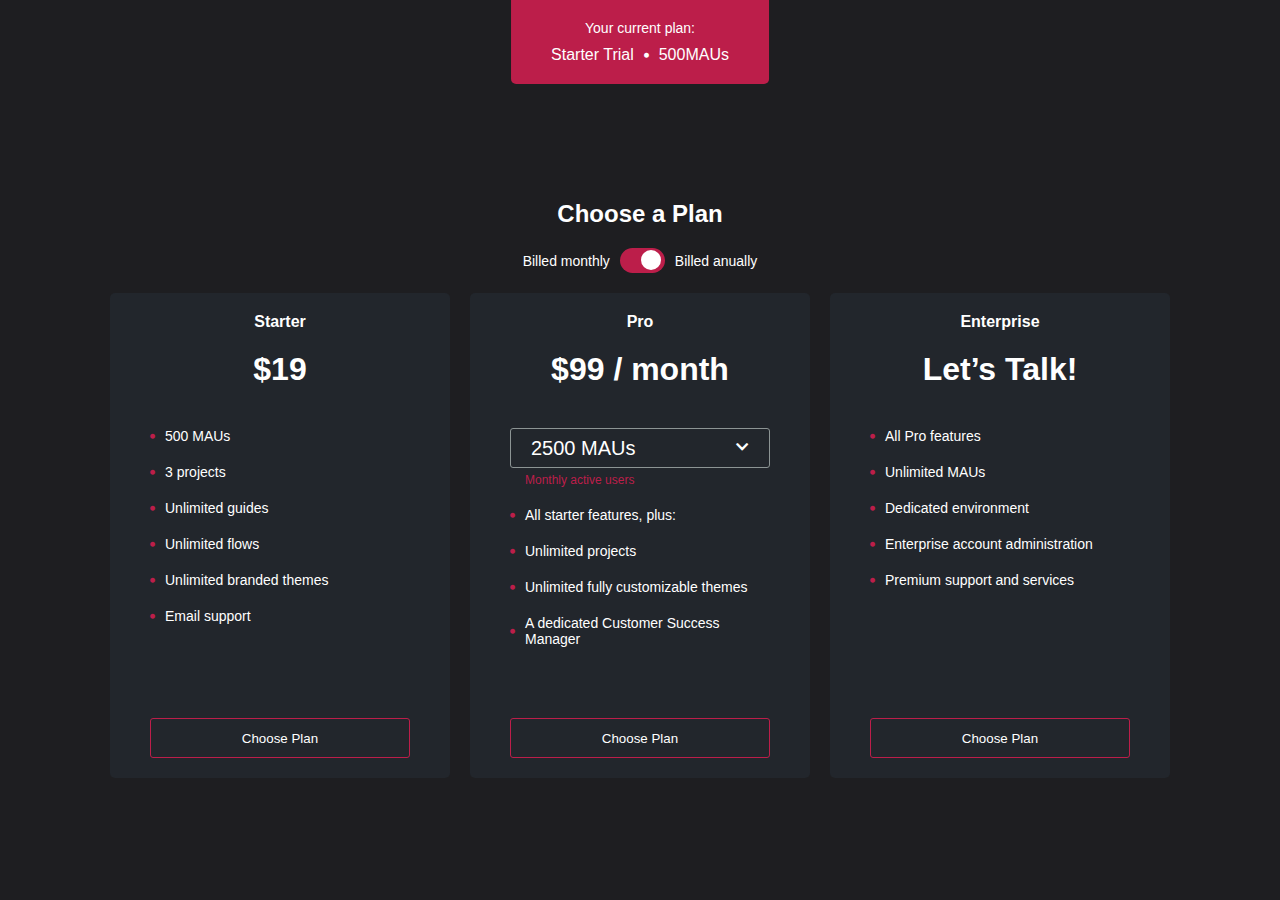
<file: Pricing Page/index.html>
<!DOCTYPE html>
<html lang="en">
<head>
    <meta charset="UTF-8">
    <meta name="viewport" content="width=device-width, initial-scale=1.0">
    <title>Pricing Page</title>

    <!-- Style -->
    <link rel="stylesheet" href="style.css">

    <!-- Font Awesome -->
    <link rel="stylesheet" href="https://cdnjs.cloudflare.com/ajax/libs/font-awesome/5.13.1/css/all.min.css">
</head>
<body>
    <div class="current-plan">
        <div class="text">
            <p>Your current plan:</p>
            <h4>Starter Trial <i class="fas fa-circle"></i> 500MAUs</h4>
        </div>
    </div>
    <div class="choose-plan">
        <h2 class="heading">Choose a Plan</h2>
        <div class="choose-bill">
            <p>Billed monthly</p>
            <div class="switch">
                <input type="checkbox" checked>
                <span class="slider"></span>
            </div>
            <p>Billed anually</p>
        </div>
        <div class="plan-boxes">
            <div class="plan-box">
                <h4 class="type">Starter</h4>
                <h1 class="price">$19</h1>
                <ul>
                    <li><i class="fas fa-circle"></i> 500 MAUs</li>
                    <li><i class="fas fa-circle"></i> 3 projects</li>
                    <li><i class="fas fa-circle"></i> Unlimited guides</li>
                    <li><i class="fas fa-circle"></i> Unlimited flows</li>
                    <li><i class="fas fa-circle"></i> Unlimited branded themes</li>
                    <li><i class="fas fa-circle"></i> Email support</li>
                </ul>
                <button type="button" class="btn-choose">Choose Plan</button>
            </div>
            <div class="plan-box">
                <h4 class="type">Pro</h4>
                <h1 class="price">$99 / month</h1>
                <ul>
                    <li class="select-price">
                        <select>
                            <option value="">2500 MAUs</option>
                        </select>
                        <i class="fas fa-chevron-down"></i>
                        <p>Monthly active users</p>
                    </li>
                    <li><i class="fas fa-circle"></i> All starter features, plus:</li>
                    <li><i class="fas fa-circle"></i> Unlimited projects</li>
                    <li><i class="fas fa-circle"></i> Unlimited fully customizable themes</li>
                    <li><i class="fas fa-circle"></i> A dedicated Customer Success Manager</li>
                </ul>
                <button type="button" class="btn-choose">Choose Plan</button>
            </div>
            <div class="plan-box">
                <h4 class="type">Enterprise</h4>
                <h1 class="price">Let’s Talk!</h1>
                <ul>
                    <li><i class="fas fa-circle"></i> All Pro features</li>
                    <li><i class="fas fa-circle"></i> Unlimited MAUs</li>
                    <li><i class="fas fa-circle"></i> Dedicated environment</li>
                    <li><i class="fas fa-circle"></i> Enterprise account administration</li>
                    <li><i class="fas fa-circle"></i> Premium support and services</li>
                </ul>
                <button type="button" class="btn-choose">Choose Plan</button>
            </div>
        </div>
    </div>   
</body>
</html>
</file>
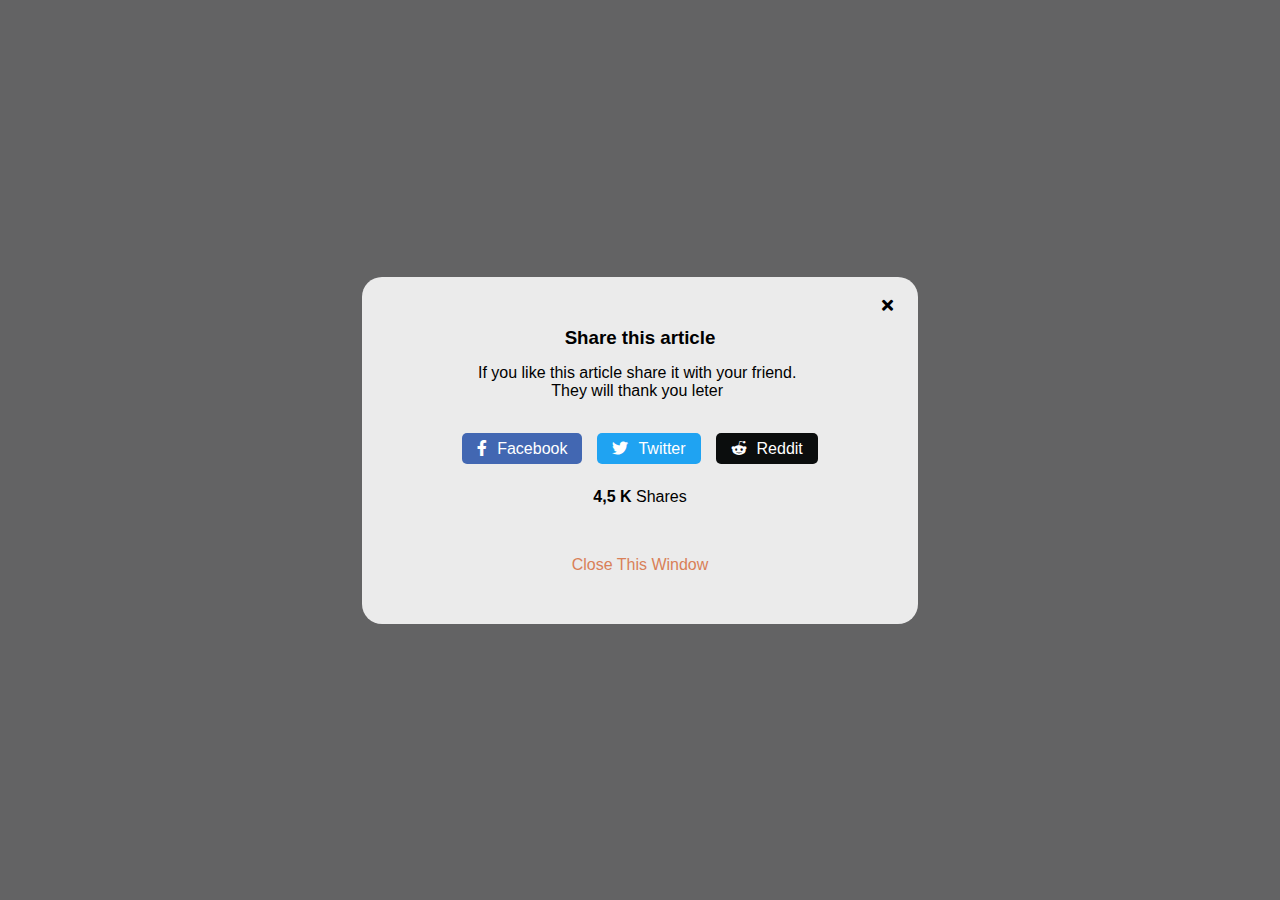
<file: Share Modal/index.html>
<!DOCTYPE html>
<html lang="en">
<head>
    <meta charset="UTF-8">
    <meta name="viewport" content="width=device-width, initial-scale=1.0">
    <title>Share Modal</title>

    <!-- CSS -->
    <link rel="stylesheet" href="style.css">

    <!-- Font Awesome -->
    <link rel="stylesheet" href="https://cdnjs.cloudflare.com/ajax/libs/font-awesome/5.13.1/css/all.min.css">
</head>
<body>

    <div class="card">
        <i class="fas fa-times"></i>
        <div class="card-body">
            <div class="text">
                <h3 class="heading-text">Share this article</h3>
                <p class="text-content">If you like this article share it with your friend. They will thank you leter</p>
            </div>
            <div class="social-media">
                <ul>
                    <li><a href="" class="facebook"><i class="fab fa-facebook-f"></i>Facebook</a></li>
                    <li><a href="" class="twitter"><i class="fab fa-twitter"></i>Twitter</a></li>
                    <li><a href="" class="reddit"><i class="fab fa-reddit-alien"></i>Reddit</a></li>
                </ul>
            </div>
            <div class="share-count">
                <p class="share-number"><span>4,5 K</span> Shares</p>
            </div>

            <div class="lose">
                <p>Close This Window</p>
            </div>
        </div>
    </div>
    
</body>
</html>
</file>
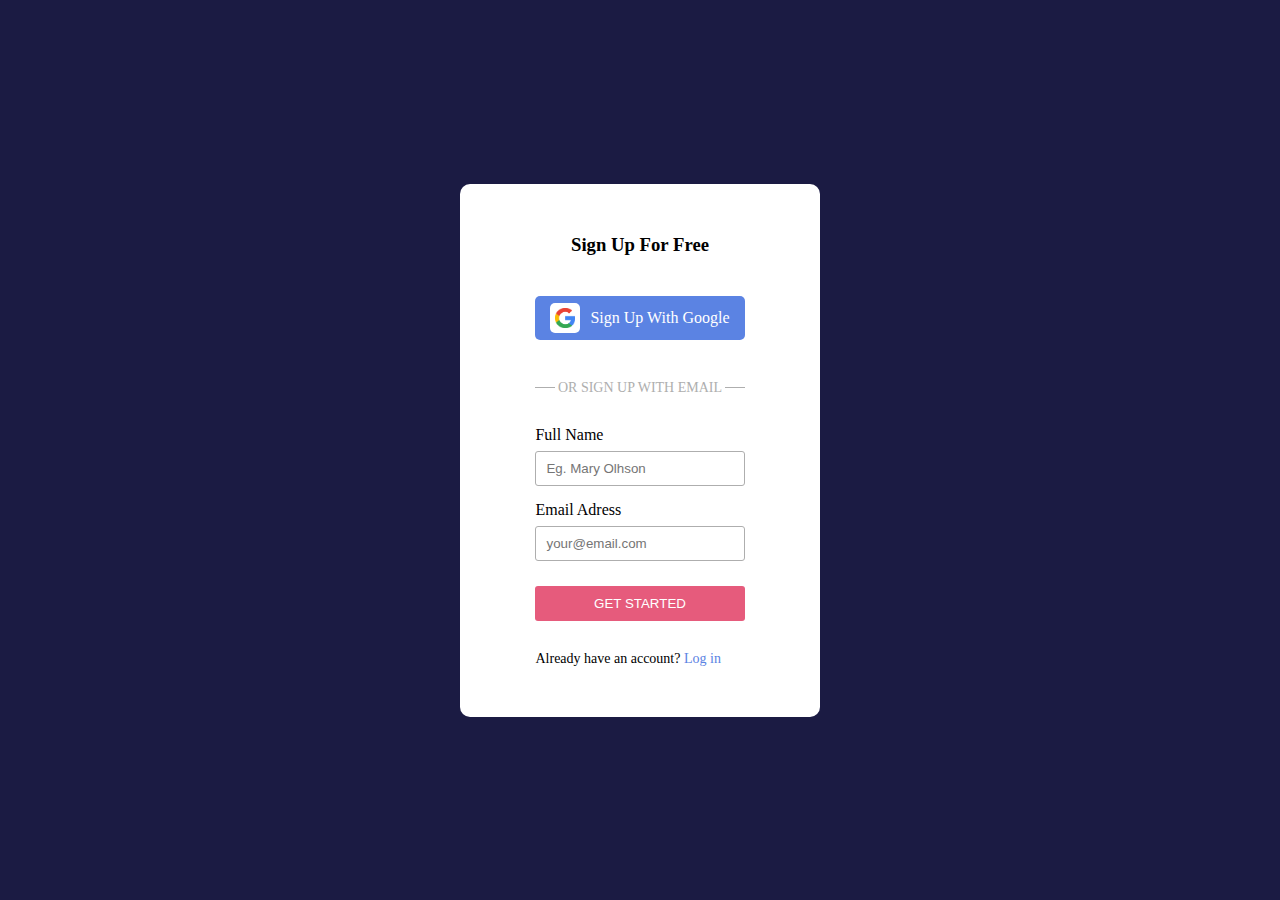
<file: Sign Up/index.html>
<!DOCTYPE html>
<html lang="en">
<head>
    <meta charset="UTF-8">
    <meta name="viewport" content="width=device-width, initial-scale=1.0">
    <title>Sign Up</title>

    <!-- style -->
    <link rel="stylesheet" href="style.css">
</head>
<body>
    <div class="signup-card">
        <div class="signup-content">
            <h3>Sign Up For Free</h3>
            <div class="social-sign-up">
                <ul>
                    <li><a href=""><img src="google.png"> Sign Up With Google</a></li>
                </ul>
            </div>
            <div class="email-signup">
                <div class="text-notif">
                    <div class="line1"></div>
                    <p>OR SIGN UP WITH EMAIL</p>
                    <div class="line2"></div>
                </div>
            </div>
            <form action="">
                <label for="name">Full Name</label>
                <input type="text" id="name" placeholder="Eg. Mary Olhson">
                <label for="email">Email Adress</label>
                <input type="email" id="email" placeholder="your@email.com">
                <button type="button" class="btn-submit">GET STARTED</button>
            </form>

            <div class="ancor-link">
                <p>Already have an account? <a href="#">Log in</a></p>
            </div>
        </div>
    </div>
</body>
</html>
</file>
<file: Pricing Page/style.css>
* {
  padding: 0;
  margin: 0;
  -webkit-box-sizing: border-box;
          box-sizing: border-box;
}

body {
  background-color: #1E1E21;
  font-family: 'Franklin Gothic Medium', 'Arial Narrow', Arial, sans-serif;
}

.current-plan {
  position: absolute;
  top: 0;
  left: 50%;
  -webkit-transform: translate(-50%, 0);
          transform: translate(-50%, 0);
  text-align: center;
  background-color: #BC1E4A;
  width: -webkit-fit-content;
  width: -moz-fit-content;
  width: fit-content;
  padding: 20px 40px;
  border-radius: 0 0 5px 5px;
}

.current-plan .text {
  color: #ffffff;
}

.current-plan .text p {
  font-size: 14px;
  font-weight: 100;
  margin-bottom: 10px;
}

.current-plan .text h4 {
  font-weight: 400;
  display: -webkit-box;
  display: -ms-flexbox;
  display: flex;
  -webkit-box-align: center;
      -ms-flex-align: center;
          align-items: center;
}

.current-plan .text h4 i {
  font-size: 5px;
  margin: 0 10px;
}

.choose-plan {
  position: absolute;
  top: 200px;
  left: 50%;
  -webkit-transform: translate(-50%, 0);
          transform: translate(-50%, 0);
  color: #ffffff;
}

.choose-plan h2 {
  text-align: center;
  margin-bottom: 20px;
}

.choose-plan .choose-bill {
  display: -webkit-box;
  display: -ms-flexbox;
  display: flex;
  -webkit-box-align: center;
      -ms-flex-align: center;
          align-items: center;
  -webkit-box-pack: center;
      -ms-flex-pack: center;
          justify-content: center;
  -webkit-column-gap: 10px;
          column-gap: 10px;
  font-size: 14px;
  font-weight: 100;
}

.choose-plan .choose-bill .switch {
  position: relative;
  display: inline-block;
  width: 45px;
  height: 25px;
}

.choose-plan .choose-bill .switch input {
  position: relative;
  display: block;
  opacity: 0;
  width: 45px;
  height: 25px;
  z-index: 10;
  cursor: pointer;
}

.choose-plan .choose-bill .switch input:focus + .slider {
  -webkit-box-shadow: 0 0 1px #2196F3;
          box-shadow: 0 0 1px #2196F3;
}

.choose-plan .choose-bill .switch input:checked + .slider:before {
  -webkit-transform: translateX(18px);
          transform: translateX(18px);
}

.choose-plan .choose-bill .switch .slider {
  position: absolute;
  cursor: pointer;
  top: 0;
  left: 0;
  right: 0;
  bottom: 0;
  background-color: #BC1E4A;
  -webkit-transition: .4s;
  transition: .4s;
  border-radius: 34px;
}

.choose-plan .choose-bill .switch .slider::before {
  content: "";
  position: absolute;
  height: 20px;
  width: 20px;
  left: 3px;
  bottom: 3px;
  background-color: #ffffff;
  -webkit-transition: .4s;
  transition: .4s;
  border-radius: 50%;
}

.choose-plan .plan-boxes {
  margin-top: 20px;
  display: -webkit-box;
  display: -ms-flexbox;
  display: flex;
  -webkit-column-gap: 20px;
          column-gap: 20px;
  margin-bottom: 50px;
}

.choose-plan .plan-boxes .plan-box {
  border-radius: 5px;
  background-color: #22262C;
  text-align: center;
  padding: 20px 40px;
  width: 340px;
}

.choose-plan .plan-boxes .plan-box .price {
  margin-top: 20px;
  margin-bottom: 40px;
}

.choose-plan .plan-boxes .plan-box ul {
  text-align: start;
  list-style: none;
  height: 250px;
}

.choose-plan .plan-boxes .plan-box ul li {
  display: -webkit-box;
  display: -ms-flexbox;
  display: flex;
  -webkit-box-align: center;
      -ms-flex-align: center;
          align-items: center;
  font-size: 14px;
  margin-bottom: 20px;
}

.choose-plan .plan-boxes .plan-box ul li i.fa-circle {
  font-size: 5px;
  color: #BC1E4A;
  margin-right: 10px;
}

.choose-plan .plan-boxes .plan-box .btn-choose {
  position: relative;
  bottom: 0;
  width: 100%;
  height: 40px;
  cursor: pointer;
  background-color: transparent;
  border: 1px solid #BC1E4A;
  border-radius: 3px;
  color: #ffffff;
  margin-top: 40px;
}

.choose-plan .plan-boxes .plan-box .btn-choose:hover {
  background-color: #BC1E4A;
}

.choose-plan .plan-boxes .plan-box:nth-child(2) ul li.select-price {
  position: relative;
  margin-bottom: 20px;
  display: block;
}

.choose-plan .plan-boxes .plan-box:nth-child(2) ul li.select-price p {
  text-align: left;
  margin-left: 15px;
  font-size: 12px;
  color: #BC1E4A;
  margin-top: 5px;
}

.choose-plan .plan-boxes .plan-box:nth-child(2) ul li.select-price select {
  width: 100%;
  height: 40px;
  background-color: transparent;
  border-radius: 3px;
  border: 1px solid #8C9494;
  font-size: 20px;
  padding: 0 20px;
  color: #ffffff;
  -webkit-appearance: none;
     -moz-appearance: none;
          appearance: none;
  position: relative;
}

.choose-plan .plan-boxes .plan-box:nth-child(2) ul li.select-price i.fa-chevron-down {
  position: absolute;
  top: 12px;
  right: 22px;
}
/*# sourceMappingURL=style.css.map */
</file>
<file: Share Modal/style.css>
* {
  padding: 0;
  margin: 0;
  -webkit-box-sizing: 0;
          box-sizing: 0;
}

body {
  background-color: #636364;
  font-family: Arial, Helvetica, sans-serif;
  display: -webkit-box;
  display: -ms-flexbox;
  display: flex;
  -webkit-box-pack: center;
      -ms-flex-pack: center;
          justify-content: center;
  -webkit-box-align: center;
      -ms-flex-align: center;
          align-items: center;
  height: 100vh;
}

.card {
  background-color: #EBEBEB;
  position: relative;
  border-radius: 20px;
}

.card i.fa-times {
  position: absolute;
  top: 20px;
  right: 25px;
}

.card .card-body {
  padding: 50px 100px;
}

.card .card-body .text {
  text-align: center;
}

.card .card-body .text .heading-text {
  margin-bottom: 15px;
}

.card .card-body .text .text-content {
  width: 350px;
}

.card .card-body .social-media {
  margin-top: 40px;
}

.card .card-body .social-media ul {
  display: -webkit-box;
  display: -ms-flexbox;
  display: flex;
  -webkit-box-align: center;
      -ms-flex-align: center;
          align-items: center;
  -webkit-box-pack: center;
      -ms-flex-pack: center;
          justify-content: center;
  list-style: none;
  -webkit-column-gap: 15px;
          column-gap: 15px;
}

.card .card-body .social-media ul li a {
  text-decoration: none;
  color: #fff;
  padding: 7px 15px;
  border-radius: 5px;
}

.card .card-body .social-media ul li a i {
  margin-right: 10px;
}

.card .card-body .social-media ul li a.facebook {
  background-color: #4267B2;
}

.card .card-body .social-media ul li a.twitter {
  background-color: #1FA3F2;
}

.card .card-body .social-media ul li a.reddit {
  background-color: #0B0D0D;
}

.card .card-body .share-count {
  display: -webkit-box;
  display: -ms-flexbox;
  display: flex;
  -webkit-box-pack: center;
      -ms-flex-pack: center;
          justify-content: center;
  -webkit-box-align: center;
      -ms-flex-align: center;
          align-items: center;
  margin-top: 30px;
}

.card .card-body .share-count .share-number span {
  font-weight: bold;
}

.card .card-body .lose {
  display: -webkit-box;
  display: -ms-flexbox;
  display: flex;
  -webkit-box-pack: center;
      -ms-flex-pack: center;
          justify-content: center;
  margin-top: 50px;
  color: #D98058;
}
/*# sourceMappingURL=style.css.map */
</file>
<file: Sign Up/style.css>
* {
  margin: 0;
  padding: 0;
  -webkit-box-sizing: border-box;
          box-sizing: border-box;
}

body {
  height: 100vh;
  background-color: #1B1B43;
  display: -webkit-box;
  display: -ms-flexbox;
  display: flex;
  -webkit-box-align: center;
      -ms-flex-align: center;
          align-items: center;
  -webkit-box-pack: center;
      -ms-flex-pack: center;
          justify-content: center;
  font-family: Cambria, Cochin, Georgia, Times, 'Times New Roman', serif;
}

.signup-card {
  background-color: #ffffff;
  border-radius: 10px;
}

.signup-card .signup-content {
  padding: 50px 75px;
}

.signup-card .signup-content h3 {
  text-align: center;
}

.signup-card .signup-content .social-sign-up {
  margin-top: 40px;
}

.signup-card .signup-content .social-sign-up ul li {
  list-style: none;
}

.signup-card .signup-content .social-sign-up ul li a {
  color: #ffffff;
  background-color: #5B83E3;
  display: -webkit-box;
  display: -ms-flexbox;
  display: flex;
  -webkit-box-align: center;
      -ms-flex-align: center;
          align-items: center;
  text-decoration: none;
  padding: 7px 15px;
  border-radius: 5px;
}

.signup-card .signup-content .social-sign-up ul li a img {
  background-color: #ffffff;
  width: 30px;
  height: 30px;
  padding: 5px;
  display: block;
  margin-right: 10px;
  border-radius: 5px;
}

.signup-card .signup-content .email-signup {
  color: #aeaeae;
  margin-top: 40px;
  font-size: 14px;
}

.signup-card .signup-content .email-signup .text-notif {
  display: -webkit-box;
  display: -ms-flexbox;
  display: flex;
  -webkit-box-align: center;
      -ms-flex-align: center;
          align-items: center;
  -webkit-box-pack: justify;
      -ms-flex-pack: justify;
          justify-content: space-between;
}

.signup-card .signup-content .email-signup .text-notif .line1 {
  width: 20px;
  height: 1px;
  background-color: #aeaeae;
}

.signup-card .signup-content .email-signup .text-notif .line2 {
  width: 20px;
  height: 1px;
  background-color: #aeaeae;
}

.signup-card .signup-content form {
  margin-top: 30px;
}

.signup-card .signup-content form input {
  display: block;
  width: 100%;
  height: 35px;
  padding: 0 10px;
  border-radius: 3px;
  background: none;
  border: 1px solid #aeaeae;
  margin-bottom: 15px;
}

.signup-card .signup-content form label {
  display: inline-block;
  margin-bottom: 7px;
}

.signup-card .signup-content form button {
  border: none;
  background: #E65B7C;
  width: 100%;
  height: 35px;
  cursor: pointer;
  border-radius: 3px;
  margin-top: 10px;
  color: #ffffff;
}

.signup-card .signup-content .ancor-link p {
  font-size: 14px;
  margin-top: 30px;
}

.signup-card .signup-content .ancor-link p a {
  text-decoration: none;
  color: #5B83E3;
}
/*# sourceMappingURL=style.css.map */
</file>
